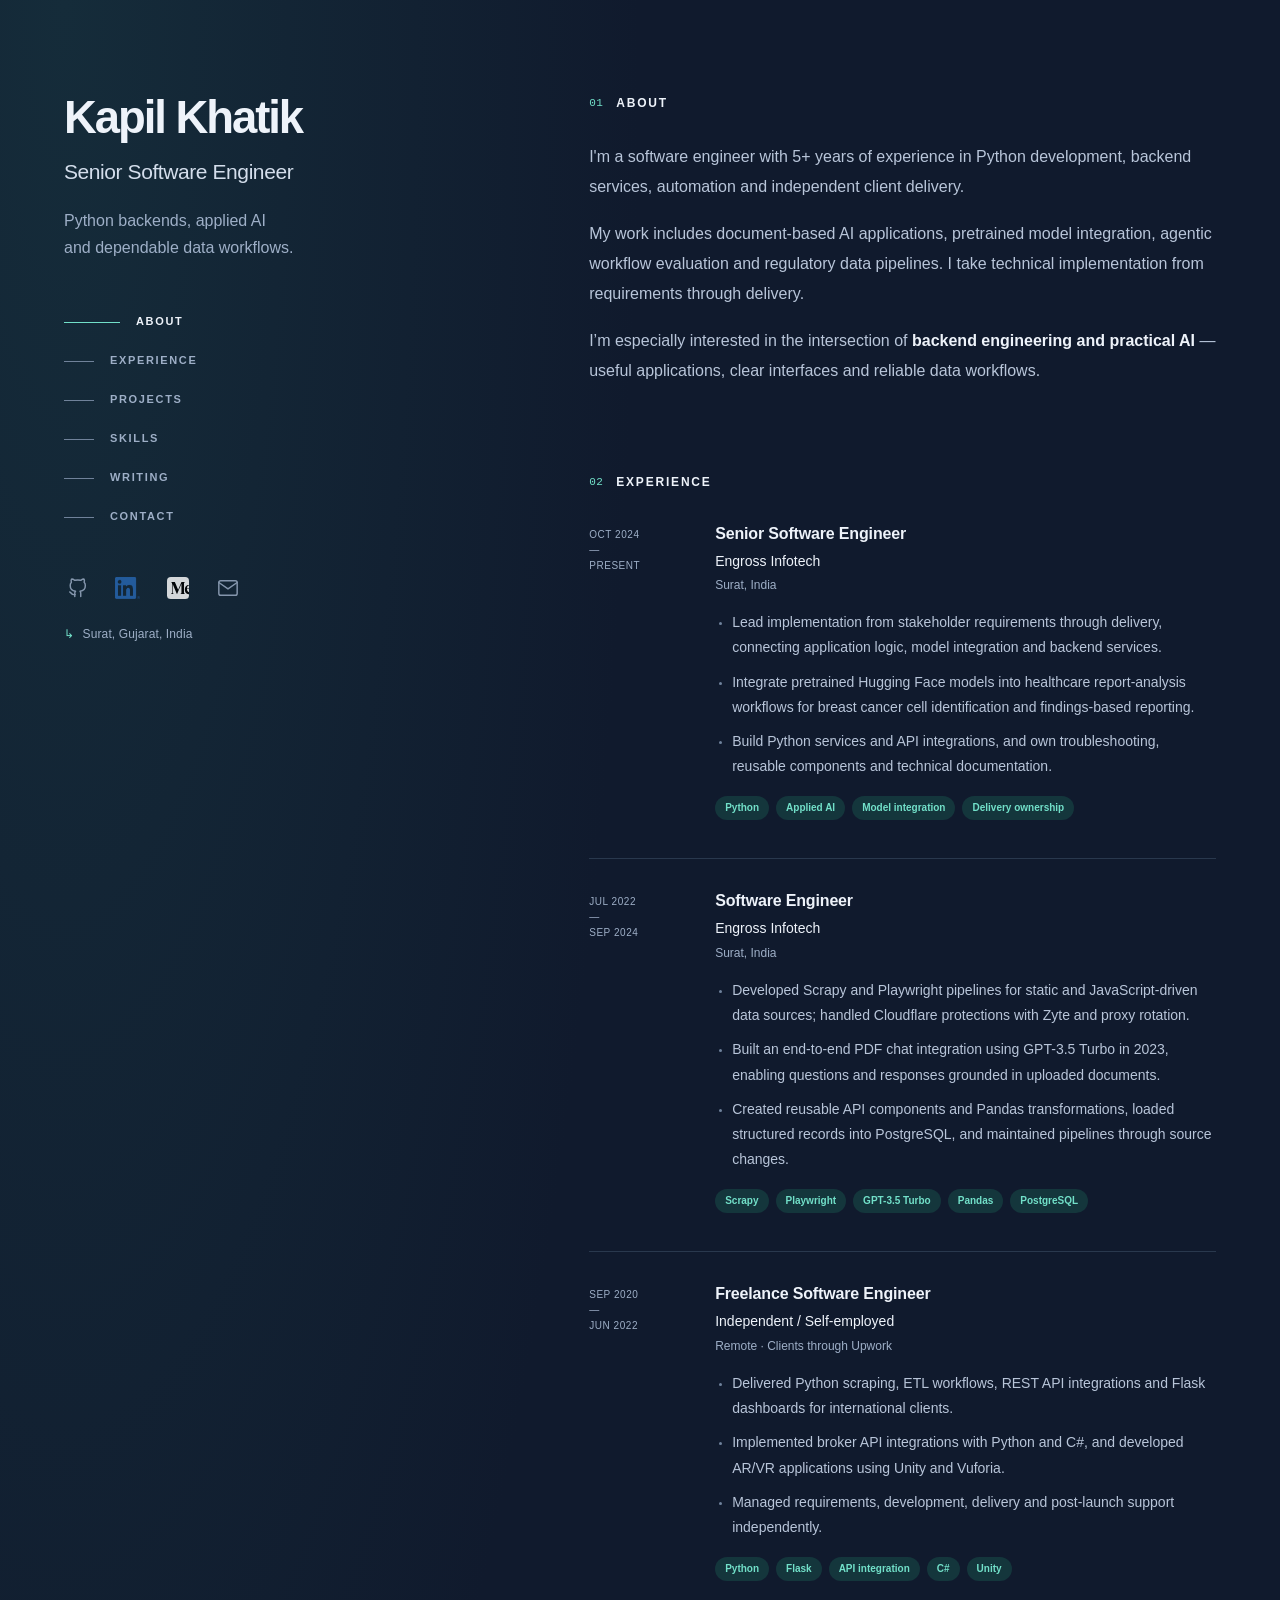
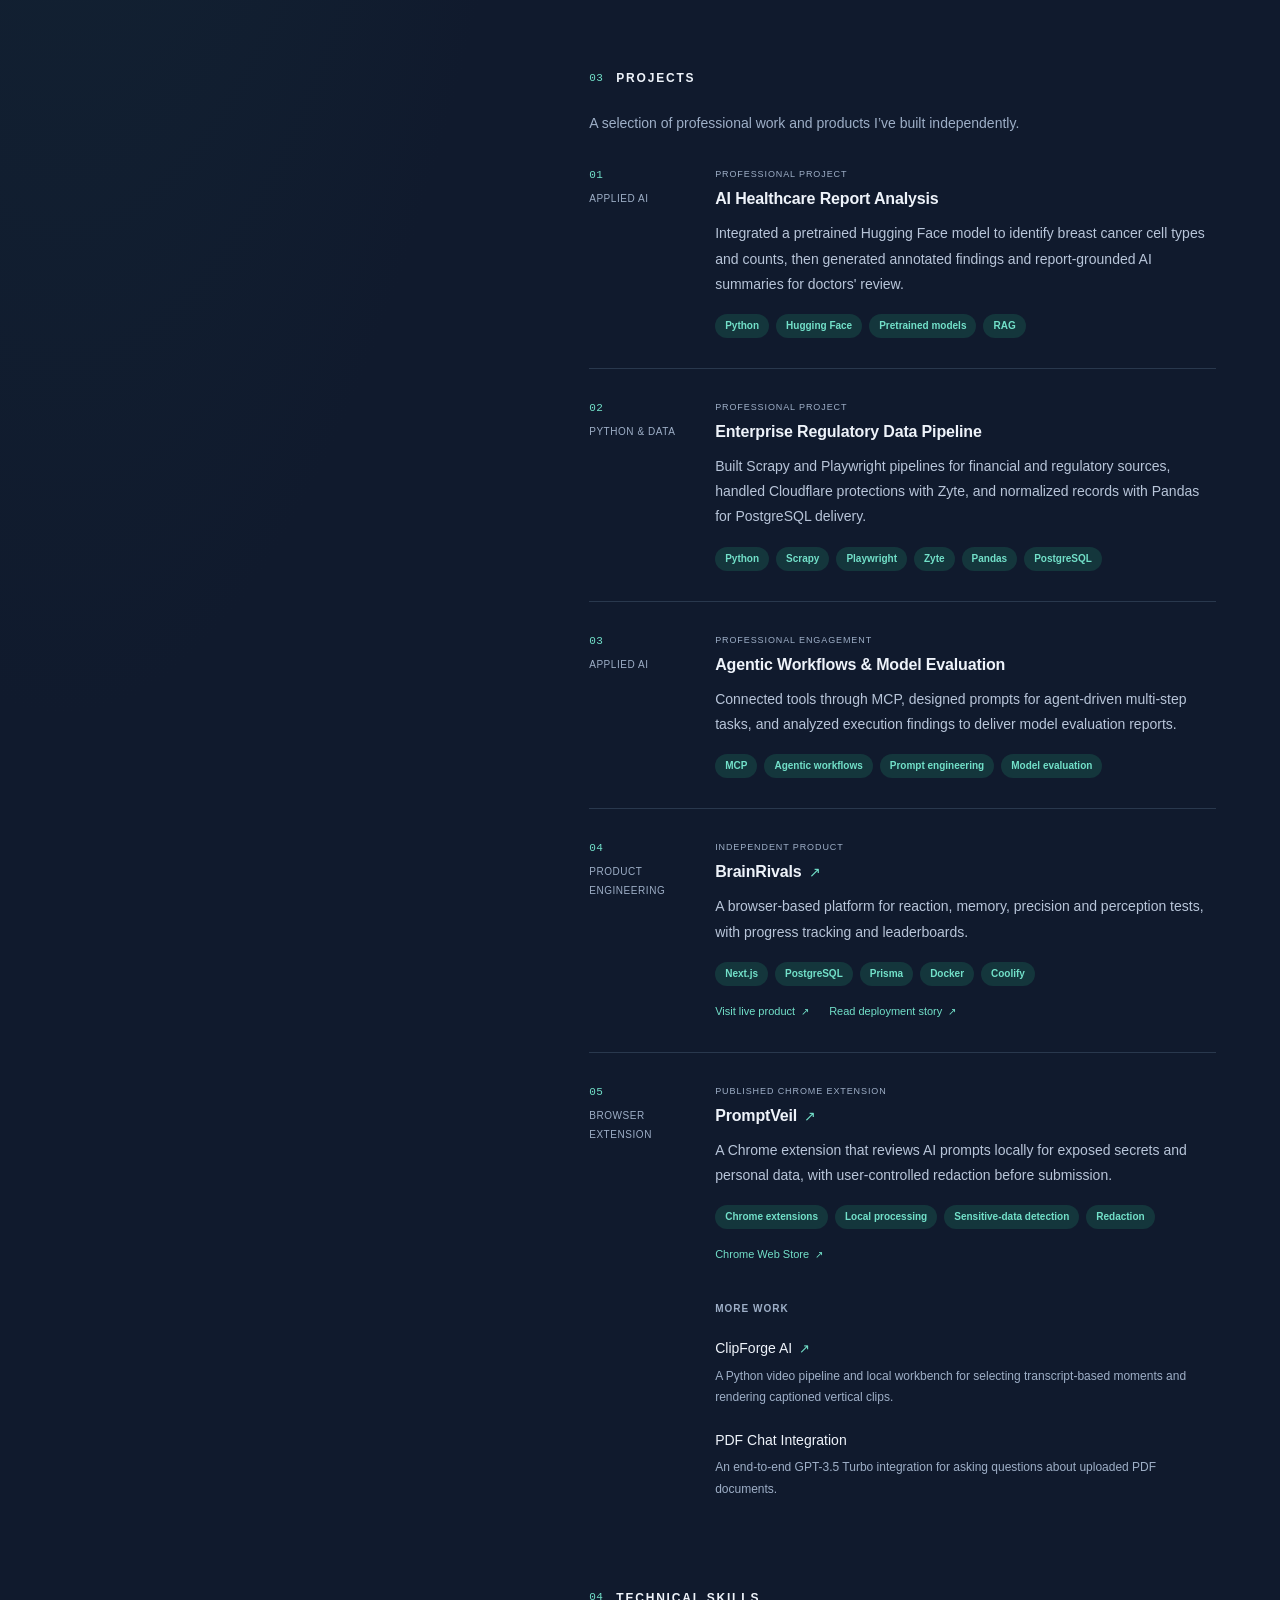
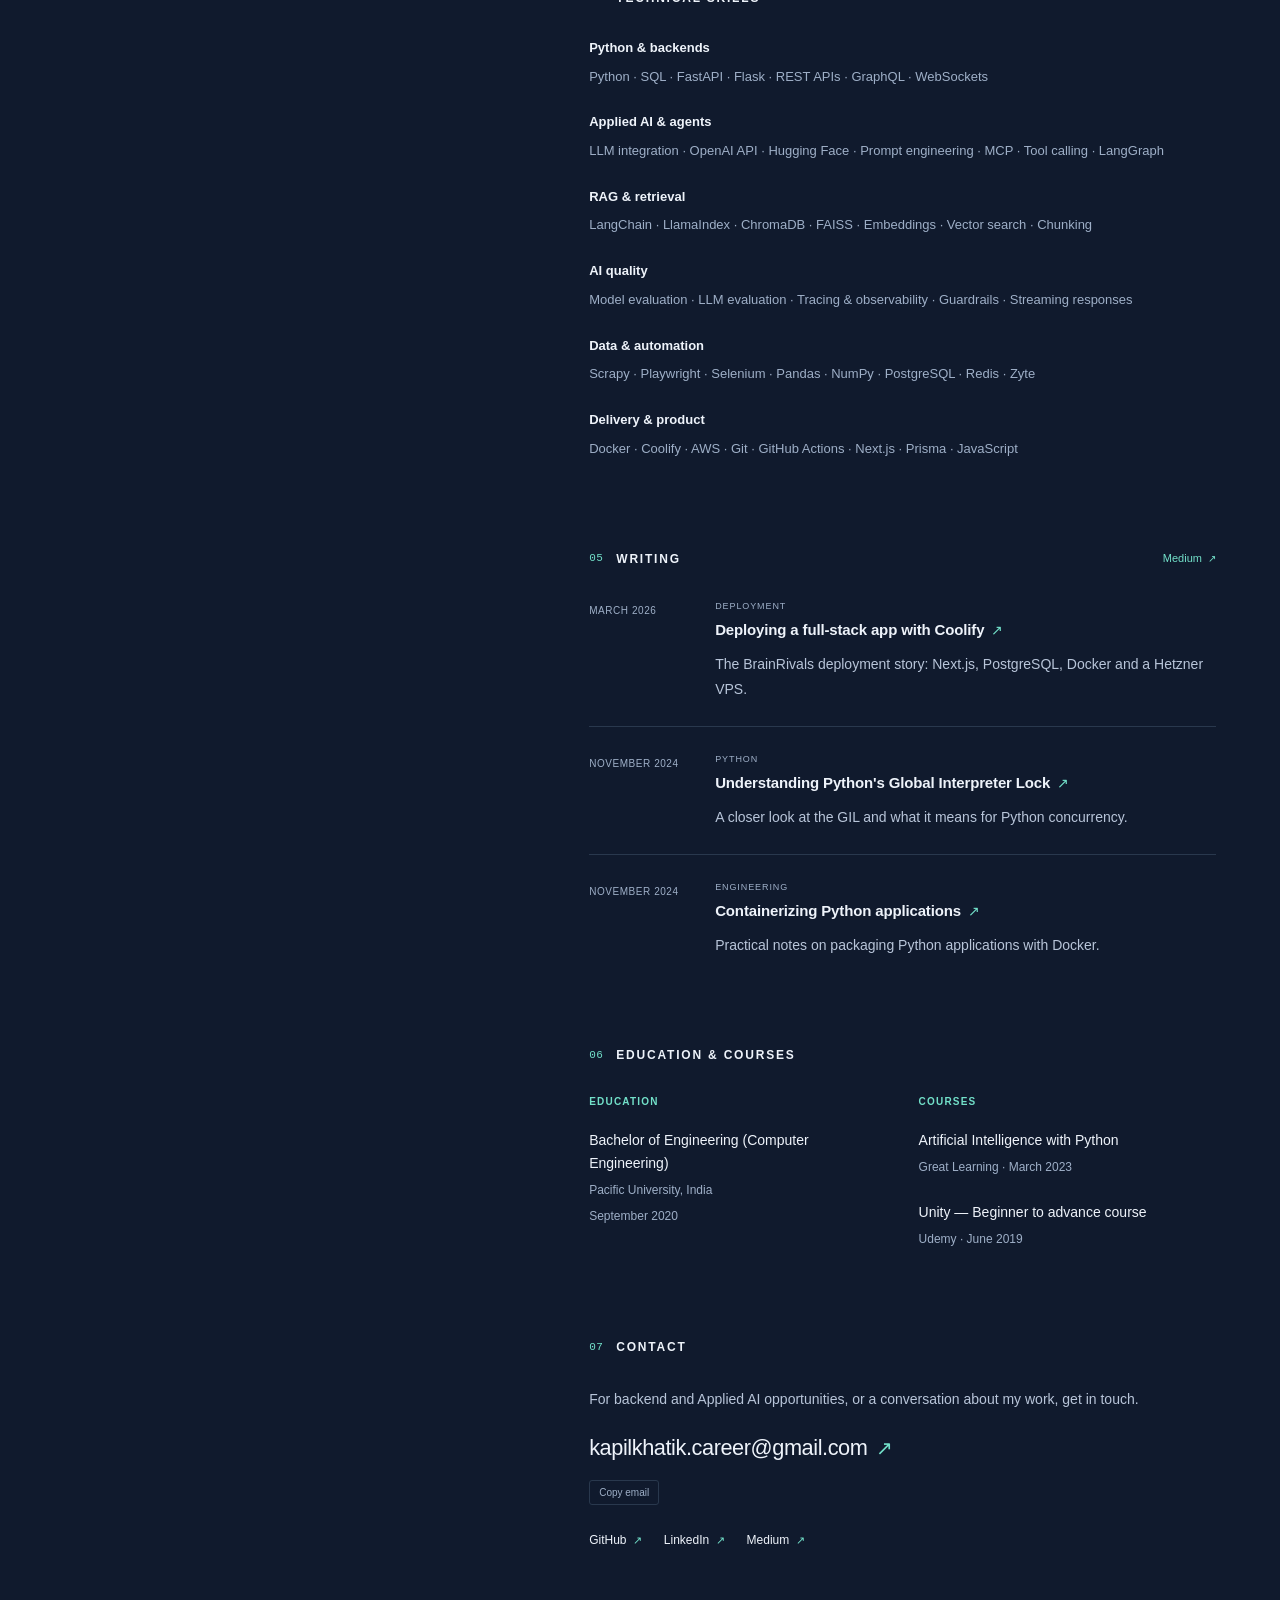
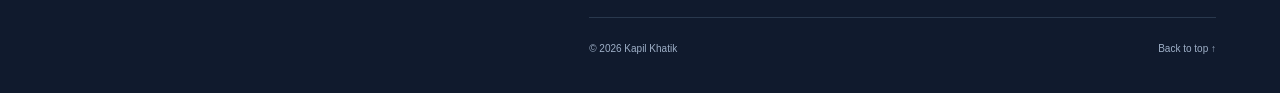
<file: index.html>
<!doctype html>
<html lang="en" id="top"><head>
<meta charset="utf-8"><meta name="viewport" content="width=device-width, initial-scale=1">
<title>Kapil Khatik | Python &amp; Applied AI Engineer</title><meta name="description" content="Kapil Khatik is a Senior Software Engineer building Python backends, applied AI applications, agentic workflows and data pipelines. Explore projects, experience and technical writing.">
<meta name="theme-color" content="#101a2d"><meta name="color-scheme" content="dark">
<meta name="referrer" content="strict-origin-when-cross-origin">

<link rel="canonical" href="https://kapilkhatik-dev.github.io/"><link rel="icon" href="/assets/favicon.svg" type="image/svg+xml">
<meta property="og:type" content="website"><meta property="og:locale" content="en_IN">
<meta property="og:title" content="Kapil Khatik | Python &amp; Applied AI Engineer"><meta property="og:description" content="Kapil Khatik is a Senior Software Engineer building Python backends, applied AI applications, agentic workflows and data pipelines. Explore projects, experience and technical writing.">
<meta property="og:url" content="https://kapilkhatik-dev.github.io/"><meta property="og:site_name" content="Kapil Khatik">
<meta property="og:image" content="https://kapilkhatik-dev.github.io/assets/social-card.png"><meta property="og:image:width" content="1200"><meta property="og:image:height" content="630">
<meta property="og:image:alt" content="Kapil Khatik — Python, Backend and Applied AI">
<meta name="twitter:card" content="summary_large_image"><meta name="twitter:title" content="Kapil Khatik | Python &amp; Applied AI Engineer"><meta name="twitter:description" content="Kapil Khatik is a Senior Software Engineer building Python backends, applied AI applications, agentic workflows and data pipelines. Explore projects, experience and technical writing."><meta name="twitter:image" content="https://kapilkhatik-dev.github.io/assets/social-card.png">
<link rel="stylesheet" href="/assets/styles.css"><script src="/assets/main.js" defer></script>
<script type="application/ld+json">{"@context":"https://schema.org","@type":"ProfilePage","mainEntity":{"@type":"Person","name":"Kapil Khatik","url":"https://kapilkhatik-dev.github.io/","jobTitle":"Senior Software Engineer","description":"Kapil Khatik is a Senior Software Engineer building Python backends, applied AI applications, agentic workflows and data pipelines. Explore projects, experience and technical writing.","knowsAbout":["Python","Backend development","Applied artificial intelligence","Data engineering","Retrieval-augmented generation","Agentic workflows"],"sameAs":["https://github.com/kapilkhatik-dev","https://www.linkedin.com/in/kapil-khatik/","https://medium.com/@kapildevkhatik2"]}}</script>
</head><body><a class="skip-link" href="#main">Skip to content</a><div class="page-shell"><header class="profile-panel">
    <div class="identity"><a href="/" class="identity-link"><h1>Kapil Khatik</h1></a><p class="profile-role">Senior Software Engineer</p><p class="profile-summary">Python backends, applied AI<br class="desktop-break"> and dependable data workflows.</p></div>
    <nav class="section-nav" aria-label="Main navigation"><a href="#about" data-section="about" aria-current="location"><span class="nav-rule" aria-hidden="true"></span><span>About</span></a><a href="#experience" data-section="experience"><span class="nav-rule" aria-hidden="true"></span><span>Experience</span></a><a href="#projects" data-section="projects"><span class="nav-rule" aria-hidden="true"></span><span>Projects</span></a><a href="#skills" data-section="skills"><span class="nav-rule" aria-hidden="true"></span><span>Skills</span></a><a href="#writing" data-section="writing"><span class="nav-rule" aria-hidden="true"></span><span>Writing</span></a><a href="#contact" data-section="contact"><span class="nav-rule" aria-hidden="true"></span><span>Contact</span></a></nav>
    <div class="profile-bottom"><div class="social-links" aria-label="Professional profiles"><a href="https://github.com/kapilkhatik-dev" aria-label="GitHub — Kapil Khatik" title="GitHub"><svg width="22" height="22" viewBox="0 0 24 24" fill="none" stroke="currentColor" stroke-width="1.6" stroke-linecap="round" stroke-linejoin="round" aria-hidden="true"><path d="M9 19c-4.3 1.3-4.3-2.2-6-2.7m12 5v-3.4a3 3 0 0 0-.8-2.3c2.8-.3 5.8-1.4 5.8-6.3a4.9 4.9 0 0 0-1.3-3.5 4.5 4.5 0 0 0-.1-3.5s-1.1-.4-3.6 1.3a12.3 12.3 0 0 0-6.5 0C6 1.9 4.9 2.3 4.9 2.3a4.5 4.5 0 0 0-.1 3.5 4.9 4.9 0 0 0-1.3 3.5c0 4.9 3 6 5.8 6.3a3 3 0 0 0-.8 2.3v3.4"/></svg></a><a href="https://www.linkedin.com/in/kapil-khatik/" aria-label="LinkedIn — Kapil Khatik" title="LinkedIn"><img class="brand-icon linkedin-icon" src="/assets/linkedin-icon.png" width="22" height="22" alt="" aria-hidden="true"></a><a href="https://medium.com/@kapildevkhatik2" aria-label="Medium — Kapil Khatik" title="Medium"><img class="brand-icon medium-icon" src="/assets/medium-icon.svg" width="22" height="22" alt="" aria-hidden="true"></a><a href="mailto:kapilkhatik.career@gmail.com" aria-label="Email — Kapil Khatik" title="Email"><svg width="22" height="22" viewBox="0 0 24 24" fill="none" stroke="currentColor" stroke-width="1.6" stroke-linecap="round" stroke-linejoin="round" aria-hidden="true"><rect x="2" y="4" width="20" height="16" rx="2"/><path d="m2 6 10 7L22 6"/></svg></a></div><p class="location"><span aria-hidden="true">↳</span> Surat, Gujarat, India</p></div>
  </header><div class="content-panel"><main id="main" class="portfolio-content">
  <section id="about" class="section about-section" aria-labelledby="about-title"><div class="section-heading"><h2 id="about-title"><span class="section-number" aria-hidden="true">01</span>About</h2></div><div class="about-copy"><p>I&#39;m a software engineer with 5+ years of experience in Python development, backend services, automation and independent client delivery.</p><p>My work includes document-based AI applications, pretrained model integration, agentic workflow evaluation and regulatory data pipelines. I take technical implementation from requirements through delivery.</p><p>I’m especially interested in the intersection of <strong>backend engineering and practical AI</strong> — useful applications, clear interfaces and reliable data workflows.</p></div></section>
  <section id="experience" class="section" aria-labelledby="experience-title"><div class="section-heading"><h2 id="experience-title"><span class="section-number" aria-hidden="true">02</span>Experience</h2></div><div class="experience-list"><article class="experience-record"><div class="record-label"><time datetime="2024-10">Oct 2024</time><span class="date-dash" aria-hidden="true">—</span><span>Present</span></div><div class="record-body"><h3>Senior Software Engineer</h3><p class="company-name">Engross Infotech</p><p class="record-location">Surat, India</p><ul class="bullets"><li>Lead implementation from stakeholder requirements through delivery, connecting application logic, model integration and backend services.</li><li>Integrate pretrained Hugging Face models into healthcare report-analysis workflows for breast cancer cell identification and findings-based reporting.</li><li>Build Python services and API integrations, and own troubleshooting, reusable components and technical documentation.</li></ul><ul class="tags" aria-label="Relevant technologies and responsibilities"><li>Python</li><li>Applied AI</li><li>Model integration</li><li>Delivery ownership</li></ul></div></article><article class="experience-record"><div class="record-label"><time datetime="2022-07">Jul 2022</time><span class="date-dash" aria-hidden="true">—</span><time datetime="2024-09">Sep 2024</time></div><div class="record-body"><h3>Software Engineer</h3><p class="company-name">Engross Infotech</p><p class="record-location">Surat, India</p><ul class="bullets"><li>Developed Scrapy and Playwright pipelines for static and JavaScript-driven data sources; handled Cloudflare protections with Zyte and proxy rotation.</li><li>Built an end-to-end PDF chat integration using GPT-3.5 Turbo in 2023, enabling questions and responses grounded in uploaded documents.</li><li>Created reusable API components and Pandas transformations, loaded structured records into PostgreSQL, and maintained pipelines through source changes.</li></ul><ul class="tags" aria-label="Relevant technologies and responsibilities"><li>Scrapy</li><li>Playwright</li><li>GPT-3.5 Turbo</li><li>Pandas</li><li>PostgreSQL</li></ul></div></article><article class="experience-record"><div class="record-label"><time datetime="2020-09">Sep 2020</time><span class="date-dash" aria-hidden="true">—</span><time datetime="2022-06">Jun 2022</time></div><div class="record-body"><h3>Freelance Software Engineer</h3><p class="company-name">Independent / Self-employed</p><p class="record-location">Remote · Clients through Upwork</p><ul class="bullets"><li>Delivered Python scraping, ETL workflows, REST API integrations and Flask dashboards for international clients.</li><li>Implemented broker API integrations with Python and C#, and developed AR/VR applications using Unity and Vuforia.</li><li>Managed requirements, development, delivery and post-launch support independently.</li></ul><ul class="tags" aria-label="Relevant technologies and responsibilities"><li>Python</li><li>Flask</li><li>API integration</li><li>C#</li><li>Unity</li></ul></div></article></div></section>
  <section id="projects" class="section" aria-labelledby="projects-title"><div class="section-heading"><h2 id="projects-title"><span class="section-number" aria-hidden="true">03</span>Projects</h2></div><p class="section-intro">A selection of professional work and products I’ve built independently.</p><div class="project-list"><article class="project-record"><div class="record-label"><span class="project-index">01</span><span>Applied AI</span></div><div class="record-body"><p class="project-type">Professional project</p><h3>AI Healthcare Report Analysis</h3><p>Integrated a pretrained Hugging Face model to identify breast cancer cell types and counts, then generated annotated findings and report-grounded AI summaries for doctors&#39; review.</p><ul class="tags" aria-label="Technologies"><li>Python</li><li>Hugging Face</li><li>Pretrained models</li><li>RAG</li></ul></div></article><article class="project-record"><div class="record-label"><span class="project-index">02</span><span>Python &amp; data</span></div><div class="record-body"><p class="project-type">Professional project</p><h3>Enterprise Regulatory Data Pipeline</h3><p>Built Scrapy and Playwright pipelines for financial and regulatory sources, handled Cloudflare protections with Zyte, and normalized records with Pandas for PostgreSQL delivery.</p><ul class="tags" aria-label="Technologies"><li>Python</li><li>Scrapy</li><li>Playwright</li><li>Zyte</li><li>Pandas</li><li>PostgreSQL</li></ul></div></article><article class="project-record"><div class="record-label"><span class="project-index">03</span><span>Applied AI</span></div><div class="record-body"><p class="project-type">Professional engagement</p><h3>Agentic Workflows &amp; Model Evaluation</h3><p>Connected tools through MCP, designed prompts for agent-driven multi-step tasks, and analyzed execution findings to deliver model evaluation reports.</p><ul class="tags" aria-label="Technologies"><li>MCP</li><li>Agentic workflows</li><li>Prompt engineering</li><li>Model evaluation</li></ul></div></article><article class="project-record linked-record"><div class="record-label"><span class="project-index">04</span><span>Product engineering</span></div><div class="record-body"><p class="project-type">Independent product</p><h3><a class="project-primary" href="https://brainrivals.com/" target="_blank" rel="noopener noreferrer">BrainRivals <span aria-hidden="true" class="arrow">↗</span><span class="sr-only"> (opens in a new tab)</span></a></h3><p>A browser-based platform for reaction, memory, precision and perception tests, with progress tracking and leaderboards.</p><ul class="tags" aria-label="Technologies"><li>Next.js</li><li>PostgreSQL</li><li>Prisma</li><li>Docker</li><li>Coolify</li></ul><div class="project-links"><a href="https://brainrivals.com/" target="_blank" rel="noopener noreferrer">Visit live product <span aria-hidden="true" class="arrow">↗</span><span class="sr-only"> (opens in a new tab)</span></a><a href="https://medium.com/@kapildevkhatik2/escaping-paas-pricing-deploying-a-next-js-full-stack-app-on-hetzner-with-coolify-0e1024931c23" target="_blank" rel="noopener noreferrer">Read deployment story <span aria-hidden="true" class="arrow">↗</span><span class="sr-only"> (opens in a new tab)</span></a></div></div></article><article class="project-record linked-record"><div class="record-label"><span class="project-index">05</span><span>Browser extension</span></div><div class="record-body"><p class="project-type">Published Chrome extension</p><h3><a class="project-primary" href="https://chromewebstore.google.com/detail/promptveil-%E2%80%93-ai-prompt-pr/bpeocjlmdokcheefcjblgacegoonnhdd" target="_blank" rel="noopener noreferrer">PromptVeil <span aria-hidden="true" class="arrow">↗</span><span class="sr-only"> (opens in a new tab)</span></a></h3><p>A Chrome extension that reviews AI prompts locally for exposed secrets and personal data, with user-controlled redaction before submission.</p><ul class="tags" aria-label="Technologies"><li>Chrome extensions</li><li>Local processing</li><li>Sensitive-data detection</li><li>Redaction</li></ul><div class="project-links"><a href="https://chromewebstore.google.com/detail/promptveil-%E2%80%93-ai-prompt-pr/bpeocjlmdokcheefcjblgacegoonnhdd" target="_blank" rel="noopener noreferrer">Chrome Web Store <span aria-hidden="true" class="arrow">↗</span><span class="sr-only"> (opens in a new tab)</span></a></div></div></article></div><div class="more-projects"><h3>More work</h3><article><h4><a href="https://github.com/kapilkhatik-dev/clipforge-ai" target="_blank" rel="noopener noreferrer">ClipForge AI <span aria-hidden="true" class="arrow">↗</span><span class="sr-only"> (opens in a new tab)</span></a></h4><p>A Python video pipeline and local workbench for selecting transcript-based moments and rendering captioned vertical clips.</p></article><article><h4>PDF Chat Integration</h4><p>An end-to-end GPT-3.5 Turbo integration for asking questions about uploaded PDF documents.</p></article></div></section>
  <section id="skills" class="section" aria-labelledby="skills-title"><div class="section-heading"><h2 id="skills-title"><span class="section-number" aria-hidden="true">04</span>Technical skills</h2></div><dl class="skills-list"><div><dt>Python &amp; backends</dt><dd>Python · SQL · FastAPI · Flask · REST APIs · GraphQL · WebSockets</dd></div><div><dt>Applied AI &amp; agents</dt><dd>LLM integration · OpenAI API · Hugging Face · Prompt engineering · MCP · Tool calling · LangGraph</dd></div><div><dt>RAG &amp; retrieval</dt><dd>LangChain · LlamaIndex · ChromaDB · FAISS · Embeddings · Vector search · Chunking</dd></div><div><dt>AI quality</dt><dd>Model evaluation · LLM evaluation · Tracing &amp; observability · Guardrails · Streaming responses</dd></div><div><dt>Data &amp; automation</dt><dd>Scrapy · Playwright · Selenium · Pandas · NumPy · PostgreSQL · Redis · Zyte</dd></div><div><dt>Delivery &amp; product</dt><dd>Docker · Coolify · AWS · Git · GitHub Actions · Next.js · Prisma · JavaScript</dd></div></dl></section>
  <section id="writing" class="section" aria-labelledby="writing-title"><div class="section-heading"><h2 id="writing-title"><span class="section-number" aria-hidden="true">05</span>Writing</h2><a class="small-link" href="https://medium.com/@kapildevkhatik2">Medium <span aria-hidden="true" class="arrow">↗</span></a></div><div class="article-list"><article class="writing-record"><div class="record-label"><time datetime="2026-03-04">March 2026</time></div><div class="record-body"><p class="project-type">Deployment</p><h3><a href="https://medium.com/@kapildevkhatik2/escaping-paas-pricing-deploying-a-next-js-full-stack-app-on-hetzner-with-coolify-0e1024931c23" aria-label="Deploying a full-stack app with Coolify — read on Medium">Deploying a full-stack app with Coolify <span aria-hidden="true" class="arrow">↗</span></a></h3><p>The BrainRivals deployment story: Next.js, PostgreSQL, Docker and a Hetzner VPS.</p></div></article><article class="writing-record"><div class="record-label"><time datetime="2024-11-23">November 2024</time></div><div class="record-body"><p class="project-type">Python</p><h3><a href="https://medium.com/@kapildevkhatik2/understanding-pythons-global-interpreter-lock-gil-10444a514256" aria-label="Understanding Python&#39;s Global Interpreter Lock — read on Medium">Understanding Python&#39;s Global Interpreter Lock <span aria-hidden="true" class="arrow">↗</span></a></h3><p>A closer look at the GIL and what it means for Python concurrency.</p></div></article><article class="writing-record"><div class="record-label"><time datetime="2024-11-14">November 2024</time></div><div class="record-body"><p class="project-type">Engineering</p><h3><a href="https://medium.com/@kapildevkhatik2/python-and-docker-containerizing-python-applications-4e373977d9c8" aria-label="Containerizing Python applications — read on Medium">Containerizing Python applications <span aria-hidden="true" class="arrow">↗</span></a></h3><p>Practical notes on packaging Python applications with Docker.</p></div></article></div></section>
  <section id="education" class="section" aria-labelledby="education-title"><div class="section-heading"><h2 id="education-title"><span class="section-number" aria-hidden="true">06</span>Education & courses</h2></div><div class="background-columns"><div class="background-list" aria-labelledby="education-column-title"><h3 class="column-title" id="education-column-title">Education</h3><article><h4>Bachelor of Engineering (Computer Engineering)</h4><p>Pacific University, India</p><p><time datetime="2020-09">September 2020</time></p></article></div><div class="background-list" aria-labelledby="courses-column-title"><h3 class="column-title" id="courses-column-title">Courses</h3><article><h4>Artificial Intelligence with Python</h4><p>Great Learning <span aria-hidden="true">·</span> <time datetime="2023-03">March 2023</time></p></article><article><h4>Unity — Beginner to advance course</h4><p>Udemy <span aria-hidden="true">·</span> <time datetime="2019-06">June 2019</time></p></article></div></div></section>
  <section id="contact" class="section contact-section" aria-labelledby="contact-title"><div class="section-heading"><h2 id="contact-title"><span class="section-number" aria-hidden="true">07</span>Contact</h2></div><p>For backend and Applied AI opportunities, or a conversation about my work, get in touch.</p><a class="email-link" href="mailto:kapilkhatik.career@gmail.com">kapilkhatik.career@gmail.com <span aria-hidden="true" class="arrow">↗</span></a><div class="copy-row"><button class="copy-email" type="button" data-email="kapilkhatik.career@gmail.com" hidden>Copy email</button><span class="copy-status" role="status" aria-live="polite"></span></div><div class="contact-socials"><a href="https://github.com/kapilkhatik-dev">GitHub <span aria-hidden="true" class="arrow">↗</span></a><a href="https://www.linkedin.com/in/kapil-khatik/">LinkedIn <span aria-hidden="true" class="arrow">↗</span></a><a href="https://medium.com/@kapildevkhatik2">Medium <span aria-hidden="true" class="arrow">↗</span></a></div></section>
  </main><footer class="site-footer"><p>© 2026 Kapil Khatik</p><a href="#top">Back to top <span aria-hidden="true">↑</span></a></footer></div></div></body></html>
</file>
<file: assets/styles.css>
:root { color-scheme: dark; --background: #101a2d; --surface: #142236; --heading: #eef3fa; --body: #b8c5d9; --muted: #9eafc7; --accent: #72e0c9; --rule: #29384d; --tag: #14363c; --font: -apple-system, BlinkMacSystemFont, "Segoe UI", Arial, sans-serif; }
* { box-sizing: border-box; }
html { scroll-behavior: smooth; scroll-padding-top: 48px; }
body { margin: 0; background: radial-gradient(ellipse at 5% 0%, #152c3a 0, transparent 36rem), var(--background); color: var(--body); font: 400 16px/1.75 var(--font); -webkit-font-smoothing: antialiased; }
::selection { background: #275e65; color: white; }
a { color: inherit; text-decoration: none; text-underline-offset: 5px; }
a:hover { color: var(--accent); }
a:focus-visible, button:focus-visible { outline: 2px solid var(--accent); outline-offset: 6px; border-radius: 2px; }
button { font: inherit; }
[hidden] { display: none !important; }
h1, h2, h3, h4, p, ul, ol, dl, dd { margin: 0; }
h1, h2, h3, h4 { color: var(--heading); }
.sr-only { position: absolute; width: 1px; height: 1px; padding: 0; margin: -1px; overflow: hidden; clip: rect(0, 0, 0, 0); white-space: nowrap; border: 0; }
p + p { margin-top: 18px; }
strong { color: var(--heading); font-weight: 550; }
.skip-link { position: fixed; z-index: 20; top: 12px; left: 12px; padding: 10px 20px; background: var(--heading); color: var(--background); transform: translateY(-180%); }
.skip-link:focus { transform: none; }
.page-shell { width: min(1184px, calc(100% - 128px)); margin: 0 auto; display: grid; grid-template-columns: minmax(285px, .82fr) minmax(0, 1.18fr); gap: clamp(64px, 7vw, 112px); align-items: start; }
.profile-panel { position: sticky; top: 92px; padding-bottom: 40px; margin-top: 92px; }
.identity-link { display: inline-block; }
.identity h1, .profile-name { color: var(--heading); font-size: clamp(36px, 3.55vw, 49px); line-height: 1.14; font-weight: 700; letter-spacing: -.045em; }
.profile-role { margin-top: 13px; font-size: 21px; line-height: 1.45; color: #d4deec; font-weight: 500; letter-spacing: -.02em; }
.profile-summary { margin-top: 20px; max-width: 285px; color: var(--muted); font-size: 16px; line-height: 1.7; }
.section-nav { display: flex; flex-direction: column; align-items: flex-start; gap: 14px; margin-top: 48px; }
.section-nav a { display: inline-flex; align-items: center; gap: 16px; min-height: 25px; text-transform: uppercase; font-size: 11px; font-weight: 650; letter-spacing: .15em; color: var(--muted); }
.nav-rule { width: 30px; height: 1px; background: #70829a; transition: width .16s ease, background .16s ease; }
.section-nav a:hover, .section-nav a[aria-current="location"] { color: var(--heading); }
.section-nav a:hover .nav-rule, .section-nav a[aria-current="location"] .nav-rule { width: 56px; background: var(--accent); }
.profile-bottom { margin-top: 42px; }
.social-links { display: flex; gap: 23px; color: var(--muted); align-items: center; }
.social-links a { display: flex; align-items: center; justify-content: center; width: 27px; min-height: 32px; opacity: .82; transition: color .18s ease, opacity .18s ease, transform .18s ease; }
.brand-icon { display: block; object-fit: contain; flex: none; }
.linkedin-icon { width: 26px; }
.social-links a:focus-visible { color: var(--heading); opacity: 1; transform: translateY(-2px); }
.location { margin-top: 20px; font-size: 12px; letter-spacing: .01em; color: var(--muted); }
.location span { color: var(--accent); margin-right: 5px; }
.content-panel { min-width: 0; padding-top: 94px; }
.section { scroll-margin-top: 48px; padding-bottom: 88px; }
.section-heading { display: flex; align-items: center; justify-content: space-between; gap: 12px; margin-bottom: 29px; }
.section-heading h2 { display: flex; align-items: center; gap: 13px; text-transform: uppercase; font-size: 12px; font-weight: 650; letter-spacing: .15em; line-height: 1.6; }
.section-number { font: 11px/1.6 ui-monospace, SFMono-Regular, Consolas, monospace; color: var(--accent); letter-spacing: .04em; }
.about-copy { font-size: 16px; line-height: 1.85; }
.section-intro { margin: -5px 0 30px; color: var(--muted); font-size: 14px; line-height: 1.7; }
.experience-record, .project-record, .writing-record { display: grid; grid-template-columns: 104px minmax(0, 1fr); gap: 22px; }
.record-label { display: flex; flex-direction: column; align-items: flex-start; padding-top: 3px; text-transform: uppercase; font-size: 10px; letter-spacing: .055em; line-height: 1.9; color: var(--muted); font-weight: 500; }
.date-dash { line-height: 1.2; }
.record-body { min-width: 0; }
.experience-record, .project-record, .writing-record { position: relative; isolation: isolate; }
.experience-record::before, .project-record::before, .writing-record::before { content: ""; position: absolute; inset: -13px -15px; z-index: -1; border: 1px solid transparent; border-radius: 8px; pointer-events: none; transition: background-color .18s ease, border-color .18s ease, box-shadow .18s ease; }
.experience-record:focus-within::before, .project-record:focus-within::before, .writing-record:focus-within::before { background: #16263b; border-color: #30465e; box-shadow: 0 10px 24px -18px #020617; }
.project-primary::after { content: ""; position: absolute; inset: -13px -15px; border-radius: 8px; }
.project-links { position: relative; z-index: 1; }
.linked-record:focus-within h3, .writing-record:focus-within h3 { color: var(--accent); }
.record-body h3, .repository h3, .background-list h3 { font-size: 16px; line-height: 1.5; font-weight: 550; letter-spacing: -.01em; }
.company-name { margin-top: 3px; color: var(--heading); font-size: 14px; font-weight: 450; }
.record-location { margin-top: 3px; font-size: 12px; color: var(--muted); line-height: 1.6; }
.experience-record + .experience-record { margin-top: 38px; padding-top: 30px; border-top: 1px solid var(--rule); }
.bullets { padding-left: 17px; font-size: 14px; line-height: 1.8; margin-top: 15px; }
.bullets li + li { margin-top: 9px; }
.bullets li::marker { color: #6f829c; font-size: .7em; }
.tags { list-style: none; padding: 0; display: flex; flex-wrap: wrap; gap: 7px; margin-top: 17px; }
.tags li { padding: 3px 10px; border-radius: 20px; background: var(--tag); color: var(--accent); font-size: 10px; line-height: 1.8; font-weight: 550; }
.project-record + .project-record { margin-top: 30px; border-top: 1px solid var(--rule); padding-top: 30px; }
.project-index { color: var(--accent); font: 11px ui-monospace, SFMono-Regular, Consolas, monospace; margin-bottom: 8px; }
.project-type { margin-bottom: 5px; color: var(--muted); text-transform: uppercase; font-size: 9px; line-height: 1.8; letter-spacing: .1em; }
.record-body > p:not(.project-type, .company-name, .record-location) { font-size: 14px; line-height: 1.8; margin-top: 10px; }
.arrow { display: inline-block; font-size: .9em; margin-left: 3px; color: var(--accent); transition: transform .18s ease; }
a:focus-visible .arrow { transform: translate(2px, -2px); }
.project-links { display: flex; flex-wrap: wrap; align-items: center; gap: 13px 20px; margin-top: 16px; }
.project-links a, .small-link { color: var(--accent); font-size: 11px; line-height: 1.8; font-weight: 500; }
.project-links a:hover, .small-link:hover { color: var(--heading); text-decoration: underline; }
.more-projects { padding-left: 126px; margin-top: 35px; display: grid; gap: 20px; }
.more-projects > h3 { text-transform: uppercase; font-size: 10px; letter-spacing: .1em; color: var(--muted); font-weight: 550; }
.more-projects h4 { font-size: 14px; line-height: 1.6; font-weight: 500; }
.more-projects article p { font-size: 12px; line-height: 1.8; margin-top: 6px; color: var(--muted); }
.skills-list { display: grid; gap: 22px; }
.skills-list dt { color: var(--heading); font-size: 13px; font-weight: 550; margin-bottom: 5px; }
.skills-list dd { color: var(--muted); font-size: 13px; line-height: 1.9; }
.repository { padding: 23px 0; border-top: 1px solid var(--rule); }
.repository:first-child { padding-top: 0; border-top: 0; }
.repository > p { font-size: 13px; margin-top: 8px; line-height: 1.8; }
.repository .repo-meta { font-size: 10px; color: var(--muted); margin-top: 13px; display: flex; align-items: center; gap: 5px; flex-wrap: wrap; }
.language-dot { width: 7px; height: 7px; border-radius: 50%; background: #7cb3dd; margin-right: 2px; }
.meta-separator { padding: 0 5px; }
.source-note { color: var(--muted); font-size: 10px; line-height: 1.9; }
.source-note a { color: #c1d0e3; text-decoration: underline; }
.writing-record + .writing-record { border-top: 1px solid var(--rule); margin-top: 24px; padding-top: 24px; }
.writing-record h3 { font-size: 15px; }
.writing-record .record-label { font-size: 10px; }
.background-list article + article { margin-top: 23px; }
.background-list h3 { font-size: 14px; }
.background-columns { display: grid; grid-template-columns: 1fr 1fr; gap: 32px; }
.background-list .column-title { color: var(--accent); text-transform: uppercase; font-size: 10px; letter-spacing: .12em; font-weight: 550; margin-bottom: 20px; }
.background-list h4 { font-size: 14px; line-height: 1.65; font-weight: 500; }
.background-list p { font-size: 12px; color: var(--muted); margin-top: 5px; }
.contact-section { padding-bottom: 66px; }
.contact-section > p { font-size: 14px; margin-bottom: 18px; }
.email-link { display: inline-block; font-size: clamp(16px, 1.7vw, 22px); color: var(--heading); font-weight: 500; overflow-wrap: anywhere; letter-spacing: -.02em; }
.copy-row { display: flex; align-items: center; flex-wrap: wrap; gap: 12px; min-height: 35px; margin-top: 8px; }
.copy-email { color: var(--muted); background: transparent; border: 1px solid var(--rule); padding: 3px 9px; font-size: 10px; border-radius: 3px; cursor: pointer; }
.copy-email:hover { color: var(--accent); border-color: var(--accent); }
.copy-status { color: var(--accent); font-size: 10px; }
.contact-socials { display: flex; flex-wrap: wrap; gap: 22px; margin-top: 20px; font-size: 12px; color: var(--heading); }
.site-footer { border-top: 1px solid var(--rule); padding: 22px 0 35px; display: flex; flex-wrap: wrap; justify-content: space-between; gap: 10px; color: var(--muted); font-size: 10px; }
.back-link { display: inline-block; color: var(--accent); font-size: 12px; margin-bottom: 35px; }
.case-header { padding-bottom: 36px; border-bottom: 1px solid var(--rule); margin-bottom: 35px; }
.case-header h1, .not-found h1 { font-size: clamp(28px, 3vw, 39px); line-height: 1.25; letter-spacing: -.035em; margin: 12px 0 20px; }
.case-summary { font-size: 17px; line-height: 1.8; }
.case-role { margin-top: 25px; font-size: 12px; }
.case-role dt { font-size: 10px; color: var(--muted); text-transform: uppercase; letter-spacing: .1em; margin-bottom: 5px; }
.case-role dd { color: var(--heading); }
.case-section { margin-bottom: 38px; }
.case-section > h2, .technical-note > h2 { font-size: 14px; font-weight: 550; margin-bottom: 14px; }
.case-section > p, .technical-note > p { font-size: 14px; line-height: 1.85; }
.workflow { padding: 0; list-style: none; }
.workflow li { display: flex; gap: 20px; padding: 18px 0; border-bottom: 1px solid var(--rule); }
.workflow h3 { font-size: 14px; font-weight: 500; }
.workflow p { font-size: 12px; color: var(--muted); margin-top: 4px; }
.step-number { font: 11px ui-monospace, SFMono-Regular, Consolas, monospace; color: var(--accent); padding-top: 5px; }
.technical-note { padding: 23px; border-left: 2px solid #416267; background: #142234; }
.technical-note > p { color: var(--muted); font-size: 12px; }
.case-pagination { display: flex; flex-wrap: wrap; justify-content: space-between; gap: 20px; margin: 45px 0 60px; font-size: 12px; color: var(--accent); }
.case-pagination a:last-child { max-width: 75%; text-align: right; }
.not-found { min-height: 65vh; }
@media (hover: hover) and (pointer: fine) {
  a { transition: color .18s ease; }
  .social-links a:hover { color: var(--heading); opacity: 1; transform: translateY(-2px); }
  .experience-record:hover::before, .project-record:hover::before, .writing-record:hover::before { background: #16263b; border-color: #30465e; box-shadow: 0 10px 24px -18px #020617; }
  .linked-record:hover h3, .writing-record:hover h3 { color: var(--accent); }
  a:hover .arrow, .linked-record:hover h3 .arrow { transform: translate(2px, -2px); }
}
@media (max-width: 1100px) {
  .page-shell { width: calc(100% - 88px); grid-template-columns: minmax(250px, .76fr) minmax(0, 1.24fr); gap: 55px; }
  .profile-panel { top: 65px; margin-top: 65px; }
  .content-panel { padding-top: 69px; }
  .identity h1, .profile-name { font-size: 37px; }
  .profile-role { font-size: 18px; }
  .experience-record, .project-record, .writing-record { grid-template-columns: 86px minmax(0, 1fr); gap: 18px; }
  .more-projects { padding-left: 104px; }
}
@media (min-width: 901px) and (max-height: 700px) {
  .profile-panel { top: 38px; margin-top: 46px; }
  .content-panel { padding-top: 50px; }
  .section-nav { margin-top: 26px; gap: 10px; }
  .profile-bottom { margin-top: 25px; }
  .location { margin-top: 12px; }
}
@media (max-width: 900px) {
  html { scroll-padding-top: 25px; }
  .page-shell { display: block; width: min(680px, calc(100% - 64px)); }
  .profile-panel { position: static; margin-top: 0; padding: 57px 0 44px; }
  .identity h1, .profile-name { font-size: 45px; }
  .profile-role { font-size: 22px; }
  .profile-summary { max-width: 470px; margin-top: 16px; }
  .desktop-break { display: none; }
  .section-nav { flex-direction: row; flex-wrap: wrap; gap: 12px 23px; margin-top: 28px; }
  .section-nav a { min-height: 30px; font-size: 10px; letter-spacing: .11em; }
  .nav-rule { display: none; }
  .section-nav a[aria-current="location"] { color: var(--accent); }
  .profile-bottom { display: flex; align-items: center; justify-content: space-between; gap: 16px; flex-wrap: wrap; margin-top: 22px; }
  .social-links { gap: 18px; }
  .location { margin-top: 0; font-size: 11px; }
  .content-panel { padding-top: 0; }
  .about-section { border-top: 1px solid var(--rule); padding-top: 36px; }
  .section { padding-bottom: 64px; scroll-margin-top: 25px; }
  .experience-record, .project-record, .writing-record { grid-template-columns: 104px minmax(0, 1fr); gap: 24px; }
  .more-projects { padding-left: 128px; }
  .case-page, .not-found { border-top: 1px solid var(--rule); padding-top: 32px; }
}
@media (max-width: 520px) {
  .page-shell { width: calc(100% - 42px); }
  .profile-panel { padding-top: 37px; padding-bottom: 30px; }
  .identity h1, .profile-name { font-size: 38px; }
  .profile-role { font-size: 19px; margin-top: 9px; }
  .profile-summary { font-size: 14px; max-width: 290px; }
  .section-nav { gap: 9px 20px; margin-top: 24px; }
  .section-nav a { font-size: 10px; letter-spacing: .12em; }
  .profile-bottom { gap: 10px; }
  .social-links a { min-height: 35px; }
  .section-heading { margin-bottom: 23px; }
  .section-heading h2 { font-size: 11px; letter-spacing: .13em; gap: 12px; }
  .about-copy { font-size: 15px; }
  .experience-record, .project-record, .writing-record { display: block; }
  .record-label { flex-direction: row; flex-wrap: wrap; align-items: center; gap: 7px; margin-bottom: 11px; font-size: 9px; }
  .project-index { margin: 0 5px 0 0; }
  .record-body h3 { font-size: 16px; }
  .project-type { font-size: 9px; }
  .bullets { font-size: 13px; }
  .record-body > p:not(.project-type, .company-name, .record-location) { font-size: 13px; }
  .tags { gap: 6px; margin-top: 15px; }
  .tags li { font-size: 10px; padding: 3px 9px; }
  .project-links { gap: 12px 18px; }
  .project-links a { min-height: 30px; display: inline-flex; align-items: center; gap: 4px; }
  .more-projects { padding-left: 0; }
  .skills-list { gap: 20px; }
  .skills-list dd { font-size: 12px; }
  .repository h3 { font-size: 15px; }
  .background-list h3 { font-size: 13px; }
  .background-columns { grid-template-columns: 1fr; gap: 30px; }
  .background-list .column-title { margin-bottom: 13px; }
  .background-list h4 { font-size: 13px; }
  .contact-socials { gap: 20px; }
  .case-header h1 { font-size: 30px; }
  .case-summary { font-size: 15px; }
  .case-pagination { display: grid; }
  .case-pagination a:last-child { max-width: 100%; text-align: left; }
}
@media (prefers-reduced-motion: reduce) {
  html { scroll-behavior: auto; }
  *, *::before, *::after { transition: none !important; animation: none !important; }
  .social-links a, .arrow { transform: none !important; }
}
@media print {
  :root { --background: white; --heading: #111; --body: #222; --muted: #444; --accent: #164e55; --rule: #ccc; --tag: #f3f3f3; }
  body { background: white; }
  .page-shell { width: 100%; display: block; }
  .profile-panel { position: static; margin: 0; padding: 0 0 25px; }
  .content-panel { padding: 0; }
  .section-nav, .social-links, .copy-row, .skip-link, .site-footer a { display: none; }
  .profile-bottom { margin-top: 5px; }
  .section { padding-bottom: 28px; }
  .section-heading { margin-bottom: 15px; }
  .experience-record, .project-record, .writing-record, .repository { break-inside: avoid; }
  a { text-decoration: underline; }
  .tags li { border: 1px solid #ddd; }
}
</file>
